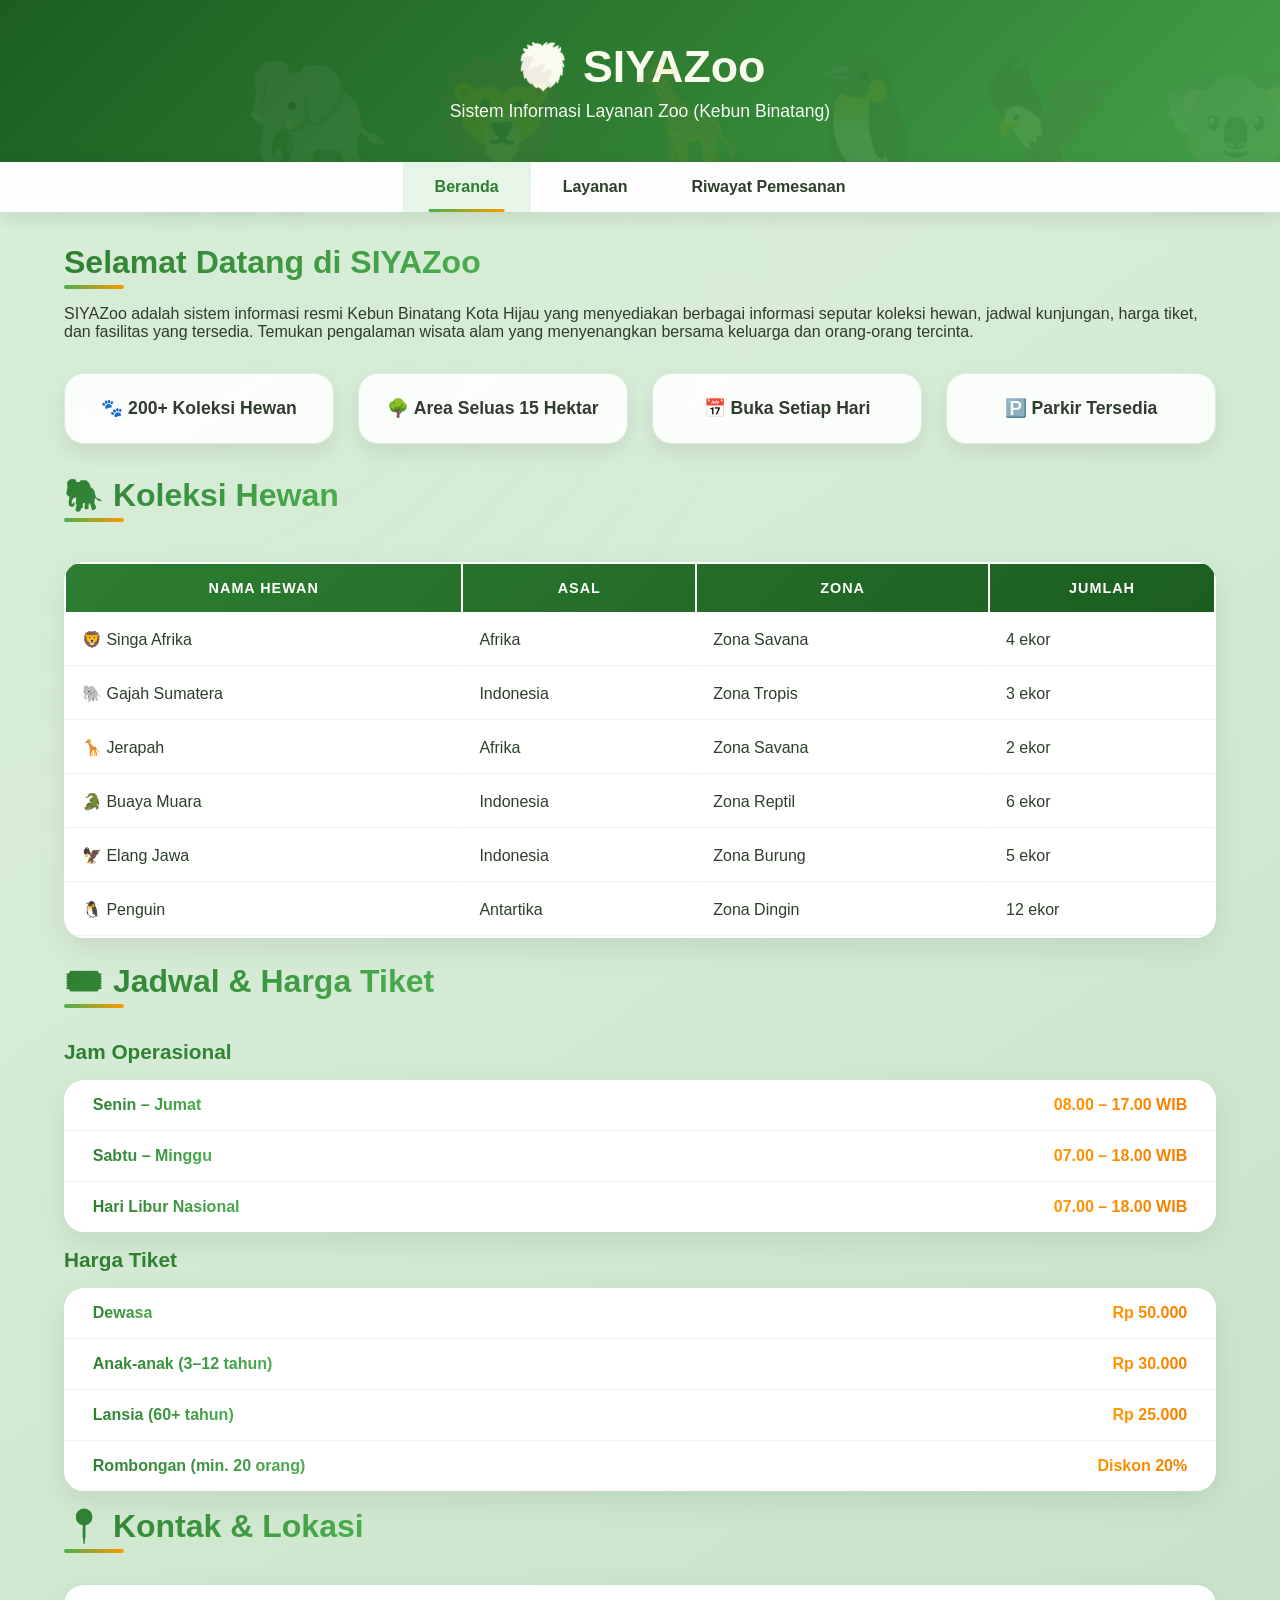
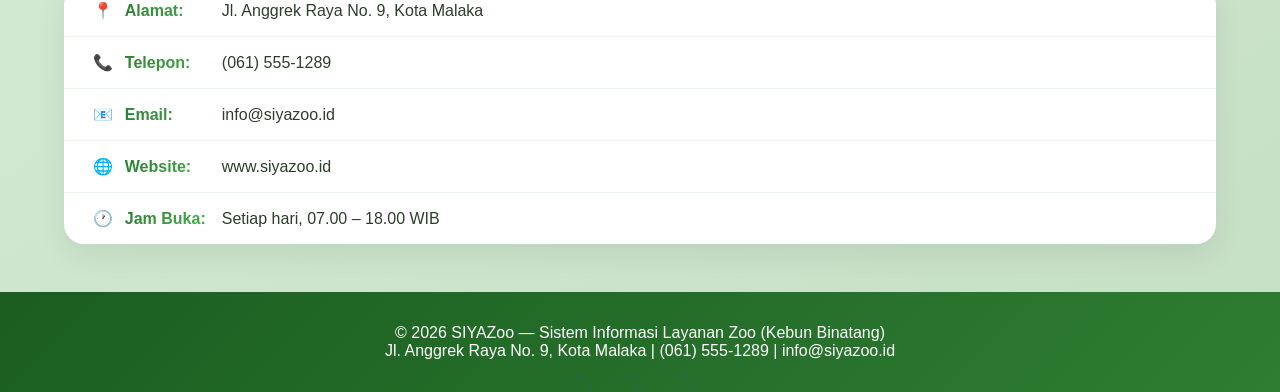
<file: index.html>
<!DOCTYPE html>
<html lang="id">
<head>
  <meta charset="UTF-8" />
  <meta name="viewport" content="width=device-width, initial-scale=1.0" />
  <!-- Judul halaman yang tampil di tab browser -->
  <title>SIYAZoo - Beranda</title>
  <!-- Menghubungkan file CSS eksternal untuk styling tampilan -->
  <link rel="stylesheet" href="css/style.css">
</head>
<body>

  <!-- ===================== HEADER ===================== -->
  <!-- Bagian kepala halaman: menampilkan nama sistem dan deskripsi singkat -->
  <header>
    <h1>🦁 SIYAZoo</h1>
    <p>Sistem Informasi Layanan Zoo (Kebun Binatang)</p>
  </header>

  <!-- ===================== NAVIGASI ===================== -->
  <!-- Menu navigasi utama untuk berpindah antar halaman -->
  <nav>
    <ul>
      <!-- Link aktif (class="active") menandakan halaman yang sedang dibuka -->
      <li><a href="index.html" class="active">Beranda</a></li>
      <li><a href="layanan.html">Layanan</a></li>
      <li><a href="riwayat.html">Riwayat Pemesanan</a></li>
    </ul>
  </nav>

  <!-- ===================== KONTEN UTAMA ===================== -->
  <main>
    
    <!-- SECTION 1: Deskripsi Umum Sistem -->
    <!-- Menampilkan pesan selamat datang dan informasi ringkas kebun binatang -->
    <section class="fade-in">
      <h2>Selamat Datang di SIYAZoo</h2>
      <p>
        SIYAZoo adalah sistem informasi resmi Kebun Binatang Kota Hijau yang menyediakan
        berbagai informasi seputar koleksi hewan, jadwal kunjungan, harga tiket, dan
        fasilitas yang tersedia. Temukan pengalaman wisata alam yang menyenangkan
        bersama keluarga dan orang-orang tercinta.
      </p>

      <!-- Grid informasi statistik kebun binatang (4 info penting) -->
      <div class="info-grid">
        <div class="info-item">🐾 200+ Koleksi Hewan</div>
        <div class="info-item">🌳 Area Seluas 15 Hektar</div>
        <div class="info-item">📅 Buka Setiap Hari</div>
        <div class="info-item">🅿️ Parkir Tersedia</div>
      </div>
    </section>

    <!-- SECTION 2: Tabel Koleksi Hewan -->
    <!-- Menampilkan daftar hewan yang ada di kebun binatang beserta informasinya -->
    <section class="fade-in" style="animation-delay: 0.15s;">
      <h2>🐘 Koleksi Hewan</h2>

      <!-- Tabel berisi data hewan: nama, asal, zona, dan jumlah -->
      <table>
        <thead>
          <tr>
            <th>Nama Hewan</th>
            <th>Asal</th>
            <th>Zona</th>
            <th>Jumlah</th>
          </tr>
        </thead>
        <tbody>
          <!-- Data hewan ditampilkan per baris (6 jenis hewan) -->
          <tr>
            <td>🦁 Singa Afrika</td>
            <td>Afrika</td>
            <td>Zona Savana</td>
            <td>4 ekor</td>
          </tr>
          <tr>
            <td>🐘 Gajah Sumatera</td>
            <td>Indonesia</td>
            <td>Zona Tropis</td>
            <td>3 ekor</td>
          </tr>
          <tr>
            <td>🦒 Jerapah</td>
            <td>Afrika</td>
            <td>Zona Savana</td>
            <td>2 ekor</td>
          </tr>
          <tr>
            <td>🐊 Buaya Muara</td>
            <td>Indonesia</td>
            <td>Zona Reptil</td>
            <td>6 ekor</td>
          </tr>
          <tr>
            <td>🦅 Elang Jawa</td>
            <td>Indonesia</td>
            <td>Zona Burung</td>
            <td>5 ekor</td>
          </tr>
          <tr>
            <td>🐧 Penguin</td>
            <td>Antartika</td>
            <td>Zona Dingin</td>
            <td>12 ekor</td>
          </tr>
        </tbody>
      </table>
    </section>

    <!-- SECTION 3: Jadwal dan Harga Tiket -->
    <!-- Menampilkan jam operasional dan daftar harga tiket masuk -->
    <section class="fade-in" style="animation-delay: 0.3s;">
      <h2>🎟️ Jadwal &amp; Harga Tiket</h2>

      <!-- Sub-bagian jam operasional -->
      <h3>Jam Operasional</h3>
      <ul class="jadwal-list">
        <li><span class="hari">Senin – Jumat</span><span>08.00 – 17.00 WIB</span></li>
        <li><span class="hari">Sabtu – Minggu</span><span>07.00 – 18.00 WIB</span></li>
        <li><span class="hari">Hari Libur Nasional</span><span>07.00 – 18.00 WIB</span></li>
      </ul>

      <!-- Sub-bagian harga tiket berdasarkan kategori pengunjung -->
      <h3>Harga Tiket</h3>
      <ul class="jadwal-list">
        <li><span class="hari">Dewasa</span><span>Rp 50.000</span></li>
        <li><span class="hari">Anak-anak (3–12 tahun)</span><span>Rp 30.000</span></li>
        <li><span class="hari">Lansia (60+ tahun)</span><span>Rp 25.000</span></li>
        <li><span class="hari">Rombongan (min. 20 orang)</span><span>Diskon 20%</span></li>
      </ul>
    </section>

    <!-- SECTION 4: Informasi Kontak dan Lokasi -->
    <!-- Menampilkan detail kontak dan alamat kebun binatang -->
    <section class="fade-in" style="animation-delay: 0.45s;">
      <h2>📍 Kontak &amp; Lokasi</h2>
      <ul class="kontak-list">
        <li>📍 <strong>Alamat:</strong> Jl. Anggrek Raya No. 9, Kota Malaka</li>
        <li>📞 <strong>Telepon:</strong> (061) 555-1289</li>
        <li>📧 <strong>Email:</strong> info@siyazoo.id</li>
        <li>🌐 <strong>Website:</strong> www.siyazoo.id</li>
        <li>🕐 <strong>Jam Buka:</strong> Setiap hari, 07.00 – 18.00 WIB</li>
      </ul>
    </section>

  </main>
  <!-- ===================== AKHIR KONTEN UTAMA ===================== -->

  <!-- ===================== FOOTER ===================== -->
  <!-- Bagian bawah halaman berisi informasi hak cipta dan kontak singkat -->
  <footer>
    <p>&copy; 2026 SIYAZoo &mdash; Sistem Informasi Layanan Zoo (Kebun Binatang)</p>
    <p>Jl. Anggrek Raya No. 9, Kota Malaka | (061) 555-1289 | info@siyazoo.id</p>
  </footer>

</body>
</html>
</file>
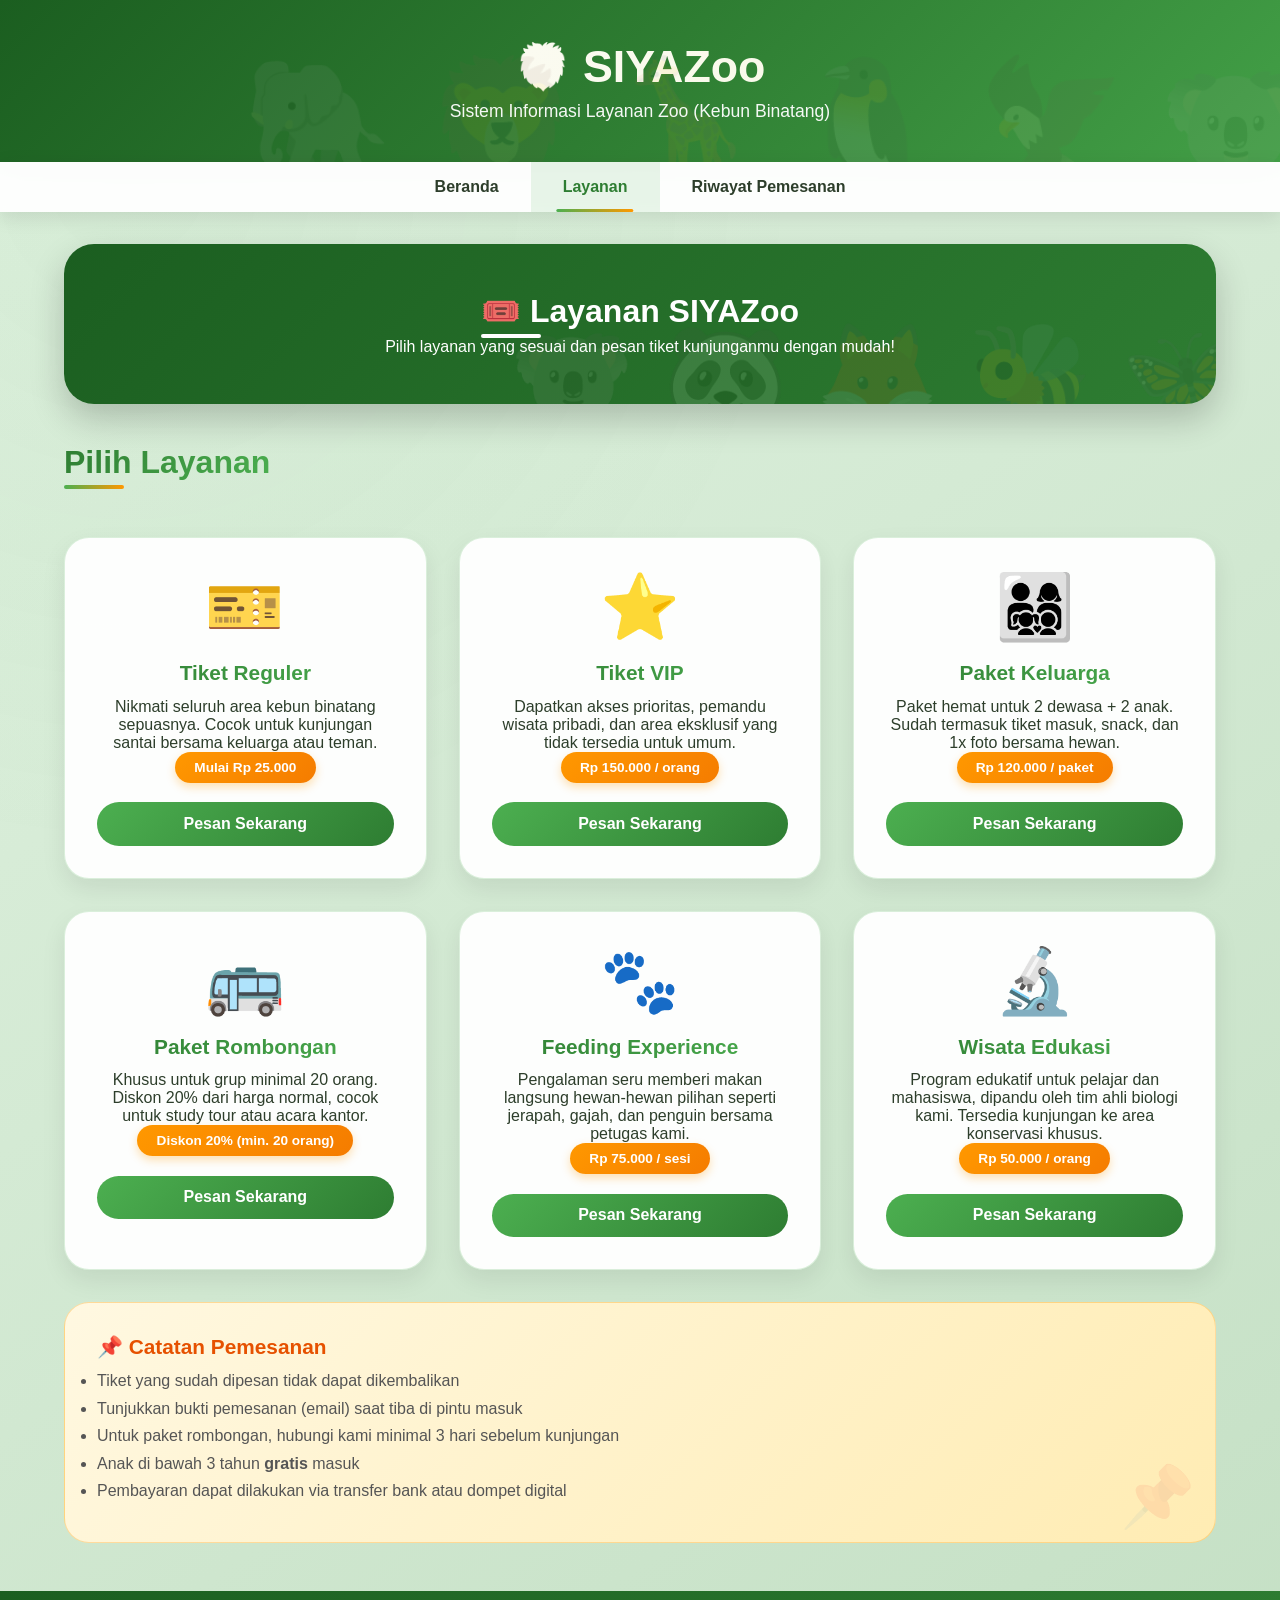
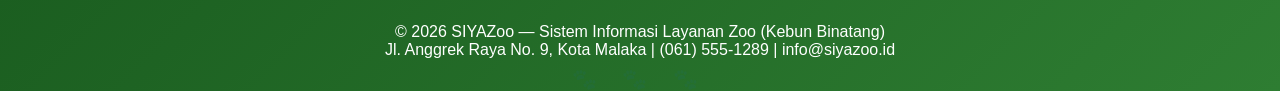
<file: layanan.html>
<!DOCTYPE html>
<html lang="id">
<head>
  <meta charset="UTF-8" />
  <meta name="viewport" content="width=device-width, initial-scale=1.0" />
  <title>SIYAZoo - Layanan</title>
  <!-- Menghubungkan file CSS eksternal untuk styling -->
  <link rel="stylesheet" href="css/style.css">
</head>
<body>

  <!-- ===================== HEADER ===================== -->
  <header>
    <h1>🦁 SIYAZoo</h1>
    <p>Sistem Informasi Layanan Zoo (Kebun Binatang)</p>
  </header>

  <!-- ===================== NAVIGASI ===================== -->
  <nav>
    <ul>
      <li><a href="index.html">Beranda</a></li>
      <!-- class="active" menandakan halaman layanan sedang aktif -->
      <li><a href="layanan.html" class="active">Layanan</a></li>
      <li><a href="riwayat.html">Riwayat Pemesanan</a></li>
    </ul>
  </nav>

  <!-- ===================== KONTEN UTAMA ===================== -->
  <main>

    <!-- HERO SECTION: Banner utama halaman layanan -->
    <section class="layanan-hero fade-in">
      <h2>🎟️ Layanan SIYAZoo</h2>
      <p>Pilih layanan yang sesuai dan pesan tiket kunjunganmu dengan mudah!</p>
    </section>

    <!-- SECTION: Daftar Layanan (6 jenis layanan) -->
    <section class="fade-in" style="animation-delay: 0.1s;">
      <h2>Pilih Layanan</h2>
      <div class="layanan-grid">

        <!-- LAYANAN 1: Tiket Reguler -->
        <div class="layanan-card">
          <div class="layanan-icon">🎫</div>
          <h3>Tiket Reguler</h3>
          <p>Nikmati seluruh area kebun binatang sepuasnya. Cocok untuk kunjungan santai bersama keluarga atau teman.</p>
          <span class="badge-harga">Mulai Rp 25.000</span>
          <!-- onclick memanggil fungsi bukaModal() dari script.js -->
           <!-- EVEN HANDLING TOMBOL SUBMIT -->
          <button class="btn-pesan" onclick="bukaModal('Tiket Reguler', 25000)">Pesan Sekarang</button>
        </div>

        <!-- LAYANAN 2: Tiket VIP -->
        <div class="layanan-card">
          <div class="layanan-icon">⭐</div>
          <h3>Tiket VIP</h3>
          <p>Dapatkan akses prioritas, pemandu wisata pribadi, dan area eksklusif yang tidak tersedia untuk umum.</p>
          <span class="badge-harga">Rp 150.000 / orang</span>
          <button class="btn-pesan" onclick="bukaModal('Tiket VIP', 150000)">Pesan Sekarang</button>
        </div>

        <!-- LAYANAN 3: Paket Keluarga -->
        <div class="layanan-card">
          <div class="layanan-icon">👨‍👩‍👧‍👦</div>
          <h3>Paket Keluarga</h3>
          <p>Paket hemat untuk 2 dewasa + 2 anak. Sudah termasuk tiket masuk, snack, dan 1x foto bersama hewan.</p>
          <span class="badge-harga">Rp 120.000 / paket</span>
          <button class="btn-pesan" onclick="bukaModal('Paket Keluarga', 120000)">Pesan Sekarang</button>
        </div>

        <!-- LAYANAN 4: Paket Rombongan -->
        <div class="layanan-card">
          <div class="layanan-icon">🚌</div>
          <h3>Paket Rombongan</h3>
          <p>Khusus untuk grup minimal 20 orang. Diskon 20% dari harga normal, cocok untuk study tour atau acara kantor.</p>
          <span class="badge-harga">Diskon 20% (min. 20 orang)</span>
          <!-- Harga 0 karena diskon, akan dihitung manual nanti -->
          <button class="btn-pesan" onclick="bukaModal('Paket Rombongan', 0)">Pesan Sekarang</button>
        </div>

        <!-- LAYANAN 5: Feeding Experience -->
        <div class="layanan-card">
          <div class="layanan-icon">🐾</div>
          <h3>Feeding Experience</h3>
          <p>Pengalaman seru memberi makan langsung hewan-hewan pilihan seperti jerapah, gajah, dan penguin bersama petugas kami.</p>
          <span class="badge-harga">Rp 75.000 / sesi</span>
          <button class="btn-pesan" onclick="bukaModal('Feeding Experience', 75000)">Pesan Sekarang</button>
        </div>

        <!-- LAYANAN 6: Wisata Edukasi -->
        <div class="layanan-card">
          <div class="layanan-icon">🔬</div>
          <h3>Wisata Edukasi</h3>
          <p>Program edukatif untuk pelajar dan mahasiswa, dipandu oleh tim ahli biologi kami. Tersedia kunjungan ke area konservasi khusus.</p>
          <span class="badge-harga">Rp 50.000 / orang</span>
          <button class="btn-pesan" onclick="bukaModal('Wisata Edukasi', 50000)">Pesan Sekarang</button>
        </div>

      </div>
    </section>

    <!-- SECTION: Informasi Tambahan/Catatan Pemesanan -->
    <section class="fade-in" style="animation-delay: 0.2s;">
      <div class="info-tambahan">
        <h3>📌 Catatan Pemesanan</h3>
        <ul>
          <li>Tiket yang sudah dipesan tidak dapat dikembalikan</li>
          <li>Tunjukkan bukti pemesanan (email) saat tiba di pintu masuk</li>
          <li>Untuk paket rombongan, hubungi kami minimal 3 hari sebelum kunjungan</li>
          <li>Anak di bawah 3 tahun <strong>gratis</strong> masuk</li>
          <li>Pembayaran dapat dilakukan via transfer bank atau dompet digital</li>
        </ul>
      </div>
    </section>

  </main>

  <!-- ===================== FOOTER ===================== -->
  <footer>
    <p>&copy; 2026 SIYAZoo &mdash; Sistem Informasi Layanan Zoo (Kebun Binatang)</p>
    <p>Jl. Anggrek Raya No. 9, Kota Malaka | (061) 555-1289 | info@siyazoo.id</p>
  </footer>

  <!-- ===================== MODAL FORM PEMESANAN ===================== -->
  <!-- Modal: popup form yang muncul saat tombol "Pesan Sekarang" diklik -->
  <div class="modal-overlay" id="modalOverlay">
    <div class="modal-box">
      <!-- Tombol tutup modal (X) -->
      <button class="btn-tutup" onclick="tutupModal()">✕</button>
      <!-- Judul modal akan diisi dinamis oleh JavaScript -->
      <h3 id="modalJudul">Pesan Tiket</h3>

      <!-- Form input untuk data pemesanan -->
      <label for="inputNama">Nama Lengkap</label>
      <input type="text" id="inputNama" placeholder="contoh: Arinadhita" />

      <label for="inputEmail">Email</label>
      <input type="email" id="inputEmail" placeholder="contoh: arinadhita@gmail.com" />

      <label for="inputTanggal">Tanggal Kunjungan</label>
      <input type="date" id="inputTanggal" />

      <label for="inputJumlah">Jumlah Tiket / Orang</label>
      <input type="number" id="inputJumlah" min="1" value="1" />

      <label for="inputPembayaran">Metode Pembayaran</label>
      <select id="inputPembayaran">
        <option value="">-- Pilih Metode --</option>
        <option>Transfer Bank (BCA)</option>
        <option>Transfer Bank (BRI)</option>
        <option>GoPay</option>
        <option>OVO</option>
        <option>DANA</option>
      </select>

      <!-- Tombol aksi di dalam modal -->
      <div class="modal-footer">
        <button class="btn-batal" onclick="tutupModal()">Batal</button>
        <button class="btn-konfirmasi" onclick="konfirmasiPesan()">Konfirmasi Pesan</button>
      </div>
    </div>
  </div>

  <!-- Menghubungkan file JavaScript eksternal untuk semua fungsi interaktif -->
  <script src="script.js"></script>
</body>
</html>
</file>
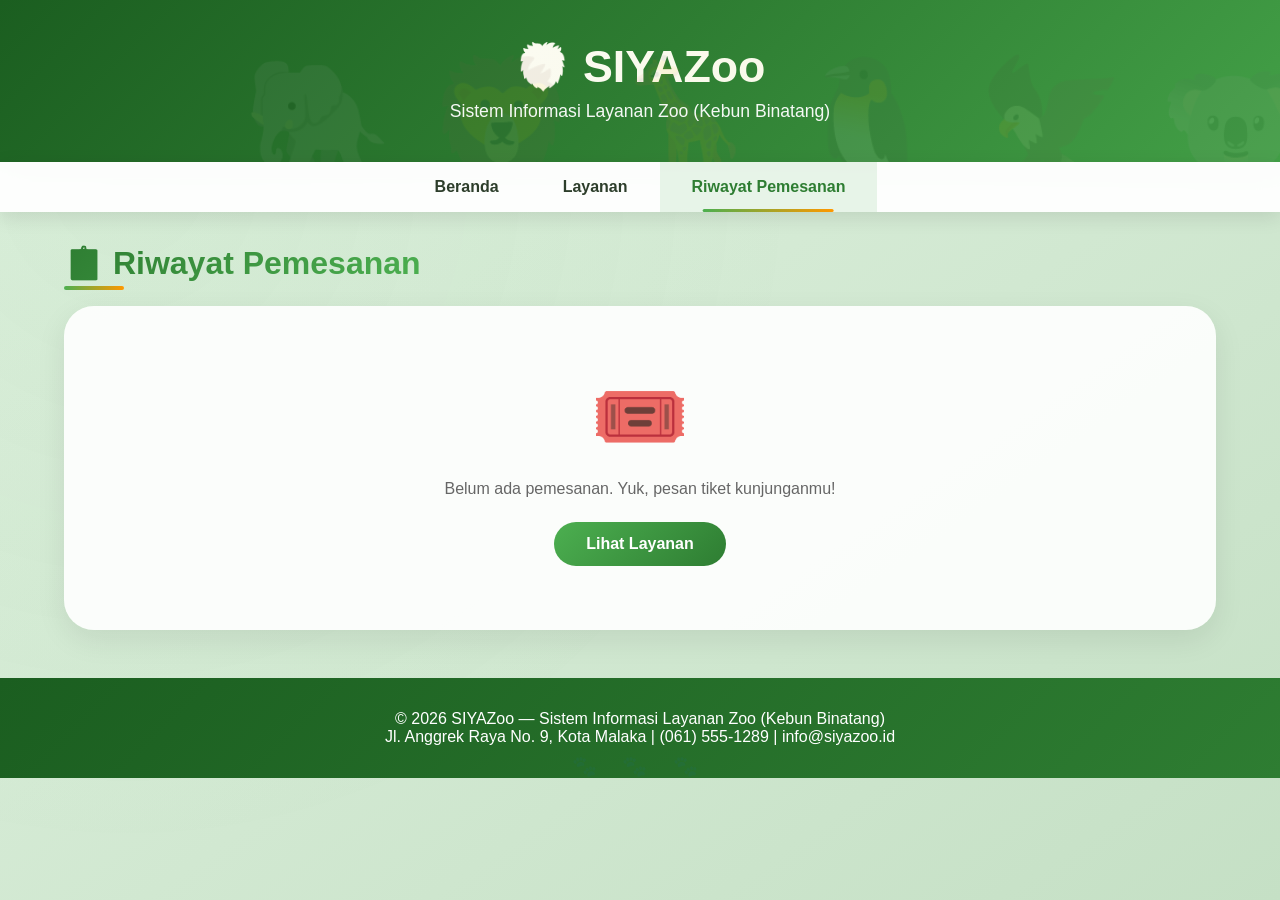
<file: riwayat.html>
<!DOCTYPE html>
<html lang="id">
<head>
  <meta charset="UTF-8" />
  <meta name="viewport" content="width=device-width, initial-scale=1.0" />
  <title>SIYAZoo - Riwayat Pemesanan</title>
  <!-- Menghubungkan file CSS eksternal untuk styling -->
  <link rel="stylesheet" href="css/style.css">
</head>
<body>

  <!-- ===================== HEADER ===================== -->
  <header>
    <h1>🦁 SIYAZoo</h1>
    <p>Sistem Informasi Layanan Zoo (Kebun Binatang)</p>
  </header>

  <!-- ===================== NAVIGASI ===================== -->
  <nav>
    <ul>
      <li><a href="index.html">Beranda</a></li>
      <li><a href="layanan.html">Layanan</a></li>
      <!-- class="active" menandakan halaman riwayat sedang aktif -->
      <li><a href="riwayat.html" class="active">Riwayat Pemesanan</a></li>
    </ul>
  </nav>

  <!-- ===================== KONTEN UTAMA ===================== -->
  <main>
    <section class="fade-in">
      <!-- Header riwayat dengan judul dan tombol hapus semua -->
      <div class="riwayat-header">
        <h2>📋 Riwayat Pemesanan</h2>
        <!-- Tombol untuk menghapus semua data riwayat -->
        <button class="btn-hapus-semua" id="btnHapusSemua">🗑️ Hapus Semua</button>
      </div>
      <!-- Tempat tabel riwayat akan di-render oleh JavaScript -->
      <div id="kontenRiwayat"></div>
    </section>
  </main>

  <!-- ===================== FOOTER ===================== -->
  <footer>
    <p>&copy; 2026 SIYAZoo &mdash; Sistem Informasi Layanan Zoo (Kebun Binatang)</p>
    <p>Jl. Anggrek Raya No. 9, Kota Malaka | (061) 555-1289 | info@siyazoo.id</p>
  </footer>

  <!-- Menghubungkan file JavaScript eksternal untuk fungsi CRUD riwayat -->
  <script src="script.js"></script>
</body>
</html>
</file>
<file: css/style.css>
/* 
 * File ini berisi semua styling untuk website SIYAZoo
 * Mencakup:
 * 1. Reset CSS dan global styling
 * 2. Header, navigasi, dan footer
 * 3. Halaman Beranda (info grid, tabel, jadwal, kontak)
 * 4. Halaman Layanan (hero, card layanan, modal form)
 * 5. Halaman Riwayat (tabel, tombol aksi)
 * 6. Animasi dan efek hover
 * 7. Responsive design (mobile, tablet, desktop)
 * 
 * Penulis: SIYAZoo Team
 * Tanggal: 2026
 * ========================================================
 */ 

/* ==================== RESET & GLOBAL ==================== */
/* Reset margin, padding, dan box-sizing untuk semua elemen */
* {
  margin: 0;
  padding: 0;
  box-sizing: border-box;
}

/* Style dasar body: font, background gradien, warna teks */
body {
  font-family: 'Poppins', 'Segoe UI', 'Inter', sans-serif;
  background: linear-gradient(145deg, #e0f2e0 0%, #c5e0c5 100%); /* Gradien hijau muda */
  min-height: 100vh;
  color: #2d3e2b;
  position: relative;
}

/* Background pattern: radial gradient dengan efek transparan */
body::before {
  content: '';
  position: fixed;
  top: 0;
  left: 0;
  width: 100%;
  height: 100%;
  background-image: radial-gradient(circle at 10% 20%, rgba(76,175,80,0.05) 0%, transparent 50%);
  pointer-events: none; /* Agar tidak mengganggu klik */
  z-index: -1;
}

/* ==================== SCROLLBAR CUSTOM ==================== */
/* Mendesain scrollbar agar lebih menarik (hanya untuk browser berbasis Webkit) */
::-webkit-scrollbar {
  width: 10px; /* Lebar scrollbar */
}

::-webkit-scrollbar-track {
  background: #e8f5e9;
  border-radius: 10px;
}

::-webkit-scrollbar-thumb {
  background: linear-gradient(135deg, #4caf50, #2e7d32); /* Gradien hijau */
  border-radius: 10px;
}

/* ==================== HEADER ==================== */
/* Style untuk header halaman: background gradien, shadow, efek ikon */
header {
  background: linear-gradient(135deg, #1b5e20 0%, #2e7d32 50%, #43a047 100%);
  color: white;
  text-align: center;
  padding: 2.5rem 1rem;
  box-shadow: 0 10px 30px rgba(0,0,0,0.2);
  position: relative;
  overflow: hidden; /* Agar pseudo-element tidak keluar */
}

/* Ikon hewan di background header (dekoratif) */
header::before {
  content: '🐘 🦁 🦒 🐧 🦅 🐨';
  position: absolute;
  bottom: -30px;
  right: -30px;
  font-size: 120px;
  opacity: 0.08;
  white-space: nowrap;
}

/* Judul header dengan gradient text dan shadow */
header h1 {
  font-size: 2.8rem;
  margin-bottom: 0.5rem;
  text-shadow: 3px 3px 6px rgba(0,0,0,0.3);
  background: linear-gradient(135deg, #ffffff, #f5f5dc);
  -webkit-background-clip: text;
  background-clip: text;
  color: transparent;
  text-shadow: none;
}

header p {
  font-size: 1.1rem;
  opacity: 0.95;
}

/* ==================== NAVIGASI ==================== */
/* Navigasi sticky: tetap di atas saat scroll, dengan efek glassmorphism */
nav {
  background: rgba(255, 255, 255, 0.95);
  backdrop-filter: blur(10px); /* Efek blur untuk glassmorphism */
  box-shadow: 0 5px 20px rgba(0,0,0,0.1);
  position: sticky;
  top: 0;
  z-index: 100;
}

/* Menu navigasi: flexbox tengah, maksimal lebar 1200px */
nav ul {
  display: flex;
  justify-content: center;
  list-style: none;
  padding: 0;
  max-width: 1200px;
  margin: 0 auto;
}

/* Style link navigasi */
nav ul li a {
  display: block;
  padding: 1rem 2rem;
  text-decoration: none;
  color: #2d3e2b;
  font-weight: 600;
  transition: all 0.3s ease;
  position: relative;
}

/* Efek garis bawah pada link saat hover (animasi dari tengah) */
nav ul li a::before {
  content: '';
  position: absolute;
  bottom: 0;
  left: 50%;
  transform: translateX(-50%);
  width: 0;
  height: 3px;
  background: linear-gradient(90deg, #4caf50, #ff9800);
  transition: width 0.3s ease;
  border-radius: 3px;
}

/* Lebarkan garis bawah saat hover atau aktif */
nav ul li a:hover::before,
nav ul li a.active::before {
  width: 60%;
}

nav ul li a:hover {
  color: #2e7d32;
  background: rgba(76, 175, 80, 0.08);
}

/* Link aktif memiliki background lebih gelap */
nav ul li a.active {
  color: #2e7d32;
  background: rgba(76, 175, 80, 0.12);
}

/* ==================== MAIN CONTENT ==================== */
/* Container utama konten, maksimal lebar 1200px */
main {
  max-width: 1200px;
  margin: 2rem auto;
  padding: 0 1.5rem;
}

/* ==================== ANIMASI FADE IN ==================== */
/* Animasi fade-in dari bawah untuk semua elemen dengan class .fade-in */
.fade-in {
  animation: fadeInUp 0.6s ease forwards;
  opacity: 0; /* Awalnya transparan, animasi akan mengubahnya */
}

@keyframes fadeInUp {
  from {
    opacity: 0;
    transform: translateY(30px);
  }
  to {
    opacity: 1;
    transform: translateY(0);
  }
}

/* ==================== TYPOGRAPHY ==================== */
/* Style heading 2: gradient text + garis bawah */
h2 {
  font-size: 2rem;
  margin-bottom: 1.5rem;
  background: linear-gradient(135deg, #2e7d32, #4caf50);
  -webkit-background-clip: text;
  background-clip: text;
  color: transparent;
  display: inline-block;
  position: relative;
}

/* Garis bawah gradien untuk h2 */
h2::after {
  content: '';
  position: absolute;
  bottom: -8px;
  left: 0;
  width: 60px;
  height: 4px;
  background: linear-gradient(90deg, #4caf50, #ff9800);
  border-radius: 4px;
}

/* Style heading 3: gradient text */
h3 {
  font-size: 1.3rem;
  margin: 1rem 0 0.8rem 0;
  background: linear-gradient(135deg, #2e7d32, #4caf50);
  -webkit-background-clip: text;
  background-clip: text;
  color: transparent;
}

/* ==================== INFO GRID (BERANDA) ==================== */
/* Grid untuk menampilkan 4 info penting kebun binatang */
.info-grid {
  display: grid;
  grid-template-columns: repeat(auto-fit, minmax(200px, 1fr)); /* Responsive grid */
  gap: 1.5rem;
  margin: 2rem 0;
}

/* Card info individual dengan efek glassmorphism */
.info-item {
  background: rgba(255, 255, 255, 0.9);
  backdrop-filter: blur(5px);
  padding: 1.5rem;
  text-align: center;
  border-radius: 20px;
  font-size: 1.1rem;
  font-weight: 600;
  box-shadow: 0 8px 20px rgba(0, 0, 0, 0.08);
  transition: all 0.4s cubic-bezier(0.175, 0.885, 0.32, 1.275); /* Efek bounce */
  border: 1px solid rgba(76, 175, 80, 0.2);
}

/* Efek hover pada card info */
.info-item:hover {
  transform: translateY(-8px) scale(1.02);
  box-shadow: 0 20px 35px rgba(76, 175, 80, 0.25);
  border-color: #4caf50;
  background: white;
}

/* ==================== TABEL ==================== */
/* Style tabel untuk koleksi hewan dan riwayat */
table {
  width: 100%;
  background: white;
  border-radius: 20px;
  overflow: hidden; /* Membuat border-radius berfungsi */
  box-shadow: 0 10px 30px rgba(0, 0, 0, 0.08);
  margin: 1.5rem 0;
}

/* Header tabel dengan background gradien hijau */
thead {
  background: linear-gradient(135deg, #2e7d32, #1b5e20);
  color: white;
}

thead th {
  padding: 1rem;
  font-weight: 600;
  font-size: 0.9rem;
  text-transform: uppercase;
  letter-spacing: 1px;
}

/* Baris tabel dengan efek hover */
tbody tr {
  transition: all 0.3s ease;
}

tbody tr:hover {
  background: linear-gradient(90deg, #f1f8e9, white);
}

td {
  padding: 1rem;
  border-bottom: 1px solid #e8f5e9;
}

/* ==================== JADWAL LIST ==================== */
/* Style untuk daftar jam operasional dan harga tiket */
.jadwal-list {
  list-style: none;
  background: white;
  border-radius: 20px;
  overflow: hidden;
  box-shadow: 0 10px 30px rgba(0, 0, 0, 0.08);
  margin: 1rem 0;
}

/* Setiap item jadwal */
.jadwal-list li {
  display: flex;
  justify-content: space-between;
  align-items: center;
  padding: 1rem 1.8rem;
  border-bottom: 1px solid #e8f5e9;
  transition: all 0.3s ease;
}

.jadwal-list li:hover {
  background: #f1f8e9;
  transform: translateX(5px);
}

.jadwal-list li:last-child {
  border-bottom: none;
}

/* Nama hari dengan gradient text */
.jadwal-list li .hari {
  font-weight: 700;
  background: linear-gradient(135deg, #2e7d32, #4caf50);
  -webkit-background-clip: text;
  background-clip: text;
  color: transparent;
}

/* Nilai waktu/harga dengan gradient oranye */
.jadwal-list li span:last-child {
  background: linear-gradient(135deg, #ff9800, #f57c00);
  -webkit-background-clip: text;
  background-clip: text;
  color: transparent;
  font-weight: 600;
}

/* ==================== KONTAK LIST ==================== */
/* Style untuk daftar kontak dan lokasi */
.kontak-list {
  list-style: none;
  background: white;
  border-radius: 20px;
  overflow: hidden;
  box-shadow: 0 10px 30px rgba(0, 0, 0, 0.08);
  margin: 1rem 0;
}

.kontak-list li {
  display: flex;
  align-items: center;
  padding: 1rem 1.8rem;
  border-bottom: 1px solid #e8f5e9;
  transition: all 0.3s ease;
  gap: 12px;
}

.kontak-list li:hover {
  background: linear-gradient(90deg, #f1f8e9, white);
  transform: translateX(5px);
}

.kontak-list li:last-child {
  border-bottom: none;
}

/* Label kontak (Alamat:, Telepon:, dll) dengan gradient text */
.kontak-list li strong {
  font-weight: 700;
  min-width: 85px;
  background: linear-gradient(135deg, #2e7d32, #4caf50);
  -webkit-background-clip: text;
  background-clip: text;
  color: transparent;
  font-size: 1rem;
}

.kontak-list li span {
  color: #2d3e2b;
  flex: 1;
}

/* ==================== LAYANAN HERO ==================== */
/* Hero banner di halaman layanan */
.layanan-hero {
  background: linear-gradient(135deg, #1b5e20, #2e7d32);
  color: white;
  text-align: center;
  padding: 3rem;
  border-radius: 30px;
  margin-bottom: 2.5rem;
  position: relative;
  overflow: hidden;
  box-shadow: 0 15px 35px rgba(0, 0, 0, 0.2);
}

/* Ikon hewan di background hero */
.layanan-hero::before {
  content: '🐨 🐼 🦊 🐝 🦋';
  position: absolute;
  bottom: -30px;
  right: -30px;
  font-size: 100px;
  opacity: 0.1;
}

/* Override style h2 di hero (warna putih, tanpa gradien) */
.layanan-hero h2 {
  color: white;
  background: none;
  -webkit-background-clip: unset;
  background-clip: unset;
  margin-bottom: 0.5rem;
}

.layanan-hero h2::after {
  background: white;
}

.layanan-hero p {
  position: relative;
  z-index: 1;
}

/* ==================== LAYANAN GRID ==================== */
/* Grid untuk menampilkan card layanan (responsive) */
.layanan-grid {
  display: grid;
  grid-template-columns: repeat(auto-fit, minmax(320px, 1fr));
  gap: 2rem;
  margin: 2rem 0;
}

/* Card layanan individual */
.layanan-card {
  background: rgba(255, 255, 255, 0.95);
  backdrop-filter: blur(5px);
  border-radius: 25px;
  padding: 2rem;
  text-align: center;
  transition: all 0.4s cubic-bezier(0.175, 0.885, 0.32, 1.275);
  box-shadow: 0 10px 25px rgba(0, 0, 0, 0.08);
  border: 1px solid rgba(76, 175, 80, 0.2);
  position: relative;
  overflow: hidden;
}

/* Efek shine pada card saat hover */
.layanan-card::before {
  content: '';
  position: absolute;
  top: 0;
  left: -100%;
  width: 100%;
  height: 100%;
  background: linear-gradient(90deg, transparent, rgba(76, 175, 80, 0.1), transparent);
  transition: left 0.6s;
}

.layanan-card:hover::before {
  left: 100%;
}

.layanan-card:hover {
  transform: translateY(-12px);
  box-shadow: 0 25px 45px rgba(76, 175, 80, 0.25);
  border-color: #4caf50;
}

/* Icon layanan dengan animasi float */
.layanan-icon {
  font-size: 4rem;
  margin-bottom: 1rem;
  animation: float 3s ease-in-out infinite;
}

/* Animasi float untuk icon */
@keyframes float {
  0%, 100% { transform: translateY(0); }
  50% { transform: translateY(-8px); }
}

/* Delay animasi untuk setiap card (efek berurutan) */
.layanan-card:nth-child(2) .layanan-icon { animation-delay: 0.3s; }
.layanan-card:nth-child(3) .layanan-icon { animation-delay: 0.6s; }
.layanan-card:nth-child(4) .layanan-icon { animation-delay: 0.9s; }
.layanan-card:nth-child(5) .layanan-icon { animation-delay: 1.2s; }
.layanan-card:nth-child(6) .layanan-icon { animation-delay: 1.5s; }

/* Badge harga dengan gradien oranye */
.badge-harga {
  display: inline-block;
  background: linear-gradient(135deg, #ff9800, #f57c00);
  color: white;
  padding: 0.5rem 1.2rem;
  border-radius: 50px;
  font-size: 0.85rem;
  font-weight: 700;
  margin-bottom: 1.2rem;
  box-shadow: 0 4px 10px rgba(255, 152, 0, 0.3);
  transition: all 0.3s;
}

.badge-harga:hover {
  transform: scale(1.05);
}

/* Tombol pesan dengan gradien hijau */
.btn-pesan {
  background: linear-gradient(135deg, #4caf50, #2e7d32);
  color: white;
  border: none;
  padding: 0.8rem 1.8rem;
  border-radius: 50px;
  font-size: 1rem;
  font-weight: 700;
  cursor: pointer;
  transition: all 0.3s;
  width: 100%;
}

.btn-pesan:hover {
  transform: translateY(-3px);
  box-shadow: 0 8px 20px rgba(76, 175, 80, 0.4);
}

/* ==================== INFO TAMBAHAN ==================== */
/* Catatan pemesanan dengan background kuning */
.info-tambahan {
  background: linear-gradient(135deg, #fff8e1, #ffecb3);
  border-radius: 25px;
  padding: 2rem;
  margin: 2rem 0;
  border: 1px solid rgba(255, 152, 0, 0.3);
  position: relative;
  overflow: hidden;
}

/* Ikon pin di background */
.info-tambahan::before {
  content: '📌';
  position: absolute;
  bottom: 10px;
  right: 20px;
  font-size: 60px;
  opacity: 0.1;
}

/* Override h3 di info tambahan (warna oranye tua) */
.info-tambahan h3 {
  color: #e65100;
  background: none;
  -webkit-background-clip: unset;
  background-clip: unset;
  margin-top: 0;
}

.info-tambahan ul li {
  margin: 0.6rem 0;
  transition: all 0.3s;
  color: #555;
}

.info-tambahan ul li:hover {
  transform: translateX(8px);
  color: #e65100;
}

/* ==================== MODAL ==================== */
/* Overlay modal: background gelap dengan blur */
.modal-overlay {
  position: fixed;
  top: 0;
  left: 0;
  width: 100%;
  height: 100%;
  background: rgba(0, 0, 0, 0.7);
  backdrop-filter: blur(8px);
  display: flex;
  justify-content: center;
  align-items: center;
  z-index: 1000;
  visibility: hidden;
  opacity: 0;
  transition: all 0.3s ease;
}

/* Modal aktif (terlihat) */
.modal-overlay.aktif {
  visibility: visible;
  opacity: 1;
}

/* Kotak modal putih */
.modal-box {
  background: white;
  border-radius: 30px;
  width: 90%;
  max-width: 500px;
  padding: 2rem;
  position: relative;
  transform: scale(0.9);
  transition: transform 0.3s cubic-bezier(0.68, -0.55, 0.265, 1.55);
  box-shadow: 0 30px 60px rgba(0, 0, 0, 0.3);
}

/* Saat aktif, modal membesar */
.modal-overlay.aktif .modal-box {
  transform: scale(1);
}

/* Tombol tutup modal (X) */
.btn-tutup {
  position: absolute;
  top: 1rem;
  right: 1rem;
  background: linear-gradient(135deg, #f44336, #d32f2f);
  color: white;
  border: none;
  width: 34px;
  height: 34px;
  border-radius: 50%;
  font-size: 1.2rem;
  cursor: pointer;
  transition: all 0.3s;
}

.btn-tutup:hover {
  transform: rotate(90deg) scale(1.1);
}

/* Style input dan select dalam modal */
.modal-box input,
.modal-box select {
  width: 100%;
  padding: 0.8rem 1rem;
  border: 2px solid #e0e0e0;
  border-radius: 15px;
  font-size: 1rem;
  transition: all 0.3s;
}

/* Efek focus pada input */
.modal-box input:focus,
.modal-box select:focus {
  outline: none;
  border-color: #4caf50;
  box-shadow: 0 0 0 4px rgba(76, 175, 80, 0.2);
}

/* Footer modal dengan 2 tombol */
.modal-footer {
  display: flex;
  gap: 1rem;
  margin-top: 2rem;
}

/* Tombol batal dan konfirmasi */
.btn-batal,
.btn-konfirmasi {
  flex: 1;
  padding: 0.8rem;
  border: none;
  border-radius: 15px;
  font-size: 1rem;
  font-weight: 700;
  cursor: pointer;
  transition: all 0.3s;
}

.btn-batal {
  background: #e0e0e0;
  color: #333;
}

.btn-batal:hover {
  background: #bdbdbd;
  transform: translateY(-2px);
}

.btn-konfirmasi {
  background: linear-gradient(135deg, #4caf50, #2e7d32);
  color: white;
}

.btn-konfirmasi:hover {
  transform: translateY(-2px);
  box-shadow: 0 5px 15px rgba(76, 175, 80, 0.4);
}

/* ==================== RIWAYAT PAGE ==================== */
/* Header halaman riwayat (judul + tombol hapus semua) */
.riwayat-header {
  display: flex;
  justify-content: space-between;
  align-items: center;
  flex-wrap: wrap;
  gap: 1rem;
  margin-bottom: 1.5rem;
}

.riwayat-header h2 {
  margin-bottom: 0;
}

/* Tombol hapus semua */
.btn-hapus-semua {
  background: linear-gradient(135deg, #f44336, #d32f2f);
  color: white;
  border: none;
  padding: 0.7rem 1.5rem;
  border-radius: 50px;
  font-size: 0.9rem;
  font-weight: 700;
  cursor: pointer;
  transition: all 0.3s;
}

.btn-hapus-semua:hover {
  transform: translateY(-3px);
  box-shadow: 0 8px 20px rgba(244, 67, 54, 0.4);
}

/* Badge jumlah pesanan */
.jumlah-pesanan {
  background: linear-gradient(135deg, #e8f5e9, #c8e6c9);
  padding: 0.6rem 1.2rem;
  border-radius: 50px;
  display: inline-block;
  margin-bottom: 1rem;
  font-weight: 600;
  color: #2e7d32;
}

/* Wrapper tabel untuk scroll horizontal (responsive) */
.tabel-wrapper {
  overflow-x: auto;
}

/* Tabel riwayat dengan lebar minimum agar bisa scroll */
.tabel-riwayat {
  min-width: 800px;
}

/* Badge status pesanan */
.tabel-riwayat .badge-status {
  background: linear-gradient(135deg, #e8f5e9, #c8e6c9);
  color: #2e7d32;
  padding: 0.3rem 0.8rem;
  border-radius: 50px;
  font-size: 0.8rem;
  font-weight: 600;
}

/* Total harga dengan gradient oranye */
.tabel-riwayat .total-harga {
  font-weight: 700;
  background: linear-gradient(135deg, #ff9800, #f57c00);
  -webkit-background-clip: text;
  background-clip: text;
  color: transparent;
}

/* ==================== TOMBOL AKSI ==================== */
/* Kolom aksi (tombol edit dan hapus) tidak boleh wrap */
.aksi-column {
  white-space: nowrap;
}

/* Tombol edit dengan gradien oranye */
.btn-edit {
  background: linear-gradient(135deg, #ff9800, #f57c00);
  color: white;
  border: none;
  padding: 0.5rem 1rem;
  border-radius: 12px;
  font-size: 0.8rem;
  font-weight: 700;
  cursor: pointer;
  transition: all 0.3s;
  margin-right: 6px;
}

.btn-edit:hover {
  transform: translateY(-2px);
  box-shadow: 0 4px 12px rgba(255, 152, 0, 0.4);
}

/* Tombol hapus dengan gradien merah */
.btn-hapus {
  background: linear-gradient(135deg, #f44336, #d32f2f);
  color: white;
  border: none;
  padding: 0.5rem 1rem;
  border-radius: 12px;
  font-size: 0.8rem;
  font-weight: 700;
  cursor: pointer;
  transition: all 0.3s;
}

.btn-hapus:hover {
  transform: translateY(-2px);
  box-shadow: 0 4px 12px rgba(244, 67, 54, 0.4);
}

/* ==================== RIWAYAT KOSONG ==================== */
/* Tampilan saat tidak ada data riwayat */
.riwayat-kosong {
  text-align: center;
  padding: 4rem;
  background: rgba(255, 255, 255, 0.9);
  border-radius: 30px;
  box-shadow: 0 10px 30px rgba(0, 0, 0, 0.08);
}

.icon-kosong {
  font-size: 5rem;
  margin-bottom: 1rem;
  animation: float 3s ease-in-out infinite;
}

.riwayat-kosong p {
  color: #666;
  margin-bottom: 1.5rem;
}

/* Tombol link ke halaman layanan */
.btn-ke-layanan {
  background: linear-gradient(135deg, #4caf50, #2e7d32);
  color: white;
  text-decoration: none;
  padding: 0.8rem 2rem;
  border-radius: 50px;
  font-weight: 700;
  transition: all 0.3s;
  display: inline-block;
}

.btn-ke-layanan:hover {
  transform: translateY(-3px);
  box-shadow: 0 8px 20px rgba(76, 175, 80, 0.4);
}

/* ==================== FOOTER ==================== */
/* Footer dengan background gradien dan ikon jejak hewan */
footer {
  background: linear-gradient(135deg, #1b5e20, #2e7d32);
  color: white;
  text-align: center;
  padding: 2rem;
  margin-top: 3rem;
  position: relative;
  overflow: hidden;
}

footer::before {
  content: '🐾 🐾 🐾';
  position: absolute;
  bottom: 0;
  left: 0;
  right: 0;
  text-align: center;
  font-size: 20px;
  opacity: 0.08;
  letter-spacing: 10px;
}

/* ==================== RESPONSIVE DESIGN ==================== */
/* Tablet (max-width: 768px) */
@media (max-width: 768px) {
  header h1 {
    font-size: 2rem;
  }
  
  h2 {
    font-size: 1.6rem;
  }
  
  /* Navigasi lebih kecil */
  nav ul li a {
    padding: 0.7rem 1rem;
    font-size: 0.9rem;
  }
  
  /* Grid layanan jadi 1 kolom */
  .layanan-grid {
    grid-template-columns: 1fr;
  }
  
  .modal-box {
    padding: 1.5rem;
    margin: 1rem;
  }
  
  /* Header riwayat vertikal */
  .riwayat-header {
    flex-direction: column;
    align-items: flex-start;
  }
  
  /* Jadwal list jadi vertikal */
  .jadwal-list li {
    flex-direction: column;
    align-items: flex-start;
    gap: 5px;
  }
  
  .kontak-list li {
    flex-wrap: wrap;
  }
  
  .kontak-list li strong {
    min-width: auto;
  }
}

/* Mobile kecil (max-width: 480px) */
@media (max-width: 480px) {
  main {
    padding: 0 1rem;
  }
  
  /* Info grid jadi 1 kolom */
  .info-grid {
    grid-template-columns: 1fr;
  }
  
  /* Tabel font lebih kecil */
  th, td {
    padding: 0.6rem;
    font-size: 0.8rem;
  }
  
  .layanan-hero {
    padding: 1.5rem;
  }
  
  .layanan-hero::before {
    font-size: 60px;
  }
  
  /* Tombol aksi lebih kecil */
  .btn-edit, .btn-hapus {
    padding: 0.3rem 0.7rem;
    font-size: 0.7rem;
  }
}
</file>
